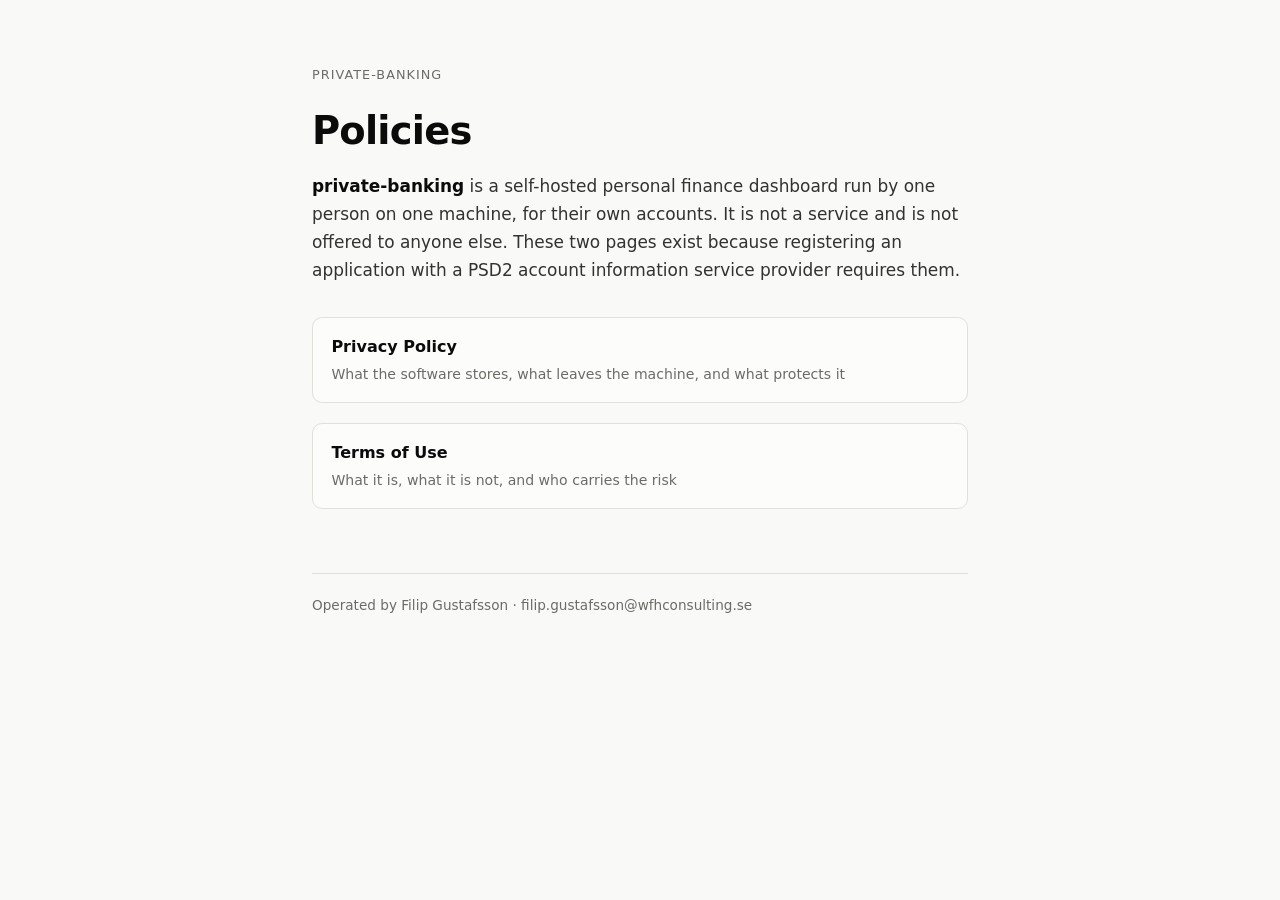
<file: index.html>
<!doctype html>
<html lang="en">
<head>
<meta charset="utf-8">
<meta name="viewport" content="width=device-width,initial-scale=1">
<title>private-banking — policies</title>
<link rel="stylesheet" href="./style.css">
</head>
<body>
<main>
<p class="eyebrow">private-banking</p>
<h1>Policies</h1>
<p class="lede">
  <strong>private-banking</strong> is a self-hosted personal finance dashboard run by one
  person on one machine, for their own accounts. It is not a service and is not offered to
  anyone else. These two pages exist because registering an application with a PSD2 account
  information service provider requires them.
</p>
<ul class="card-list">
  <li><a href="./privacy.html">Privacy Policy<span>What the software stores, what leaves the machine, and what protects it</span></a></li>
  <li><a href="./terms.html">Terms of Use<span>What it is, what it is not, and who carries the risk</span></a></li>
</ul>
<p class="meta">Operated by Filip Gustafsson · filip.gustafsson@wfhconsulting.se</p>
</main>
</body>
</html>
</file>
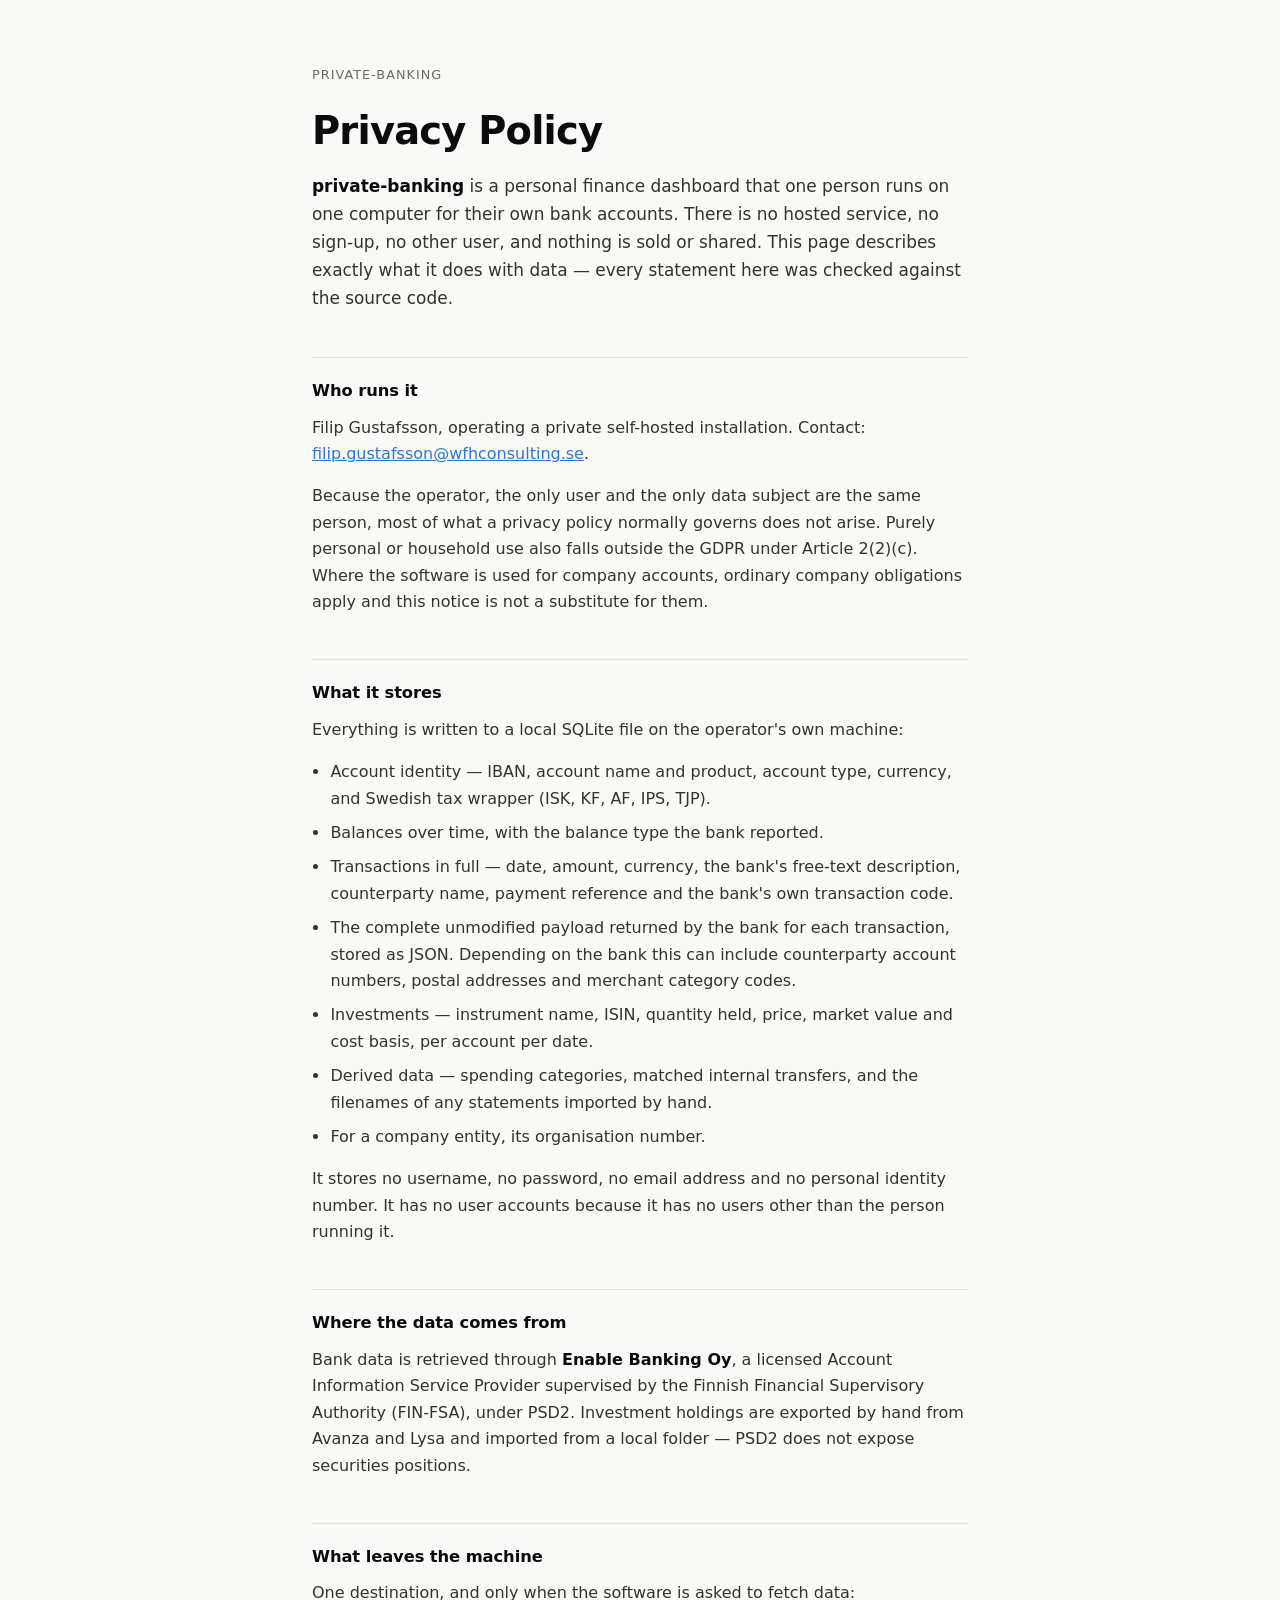
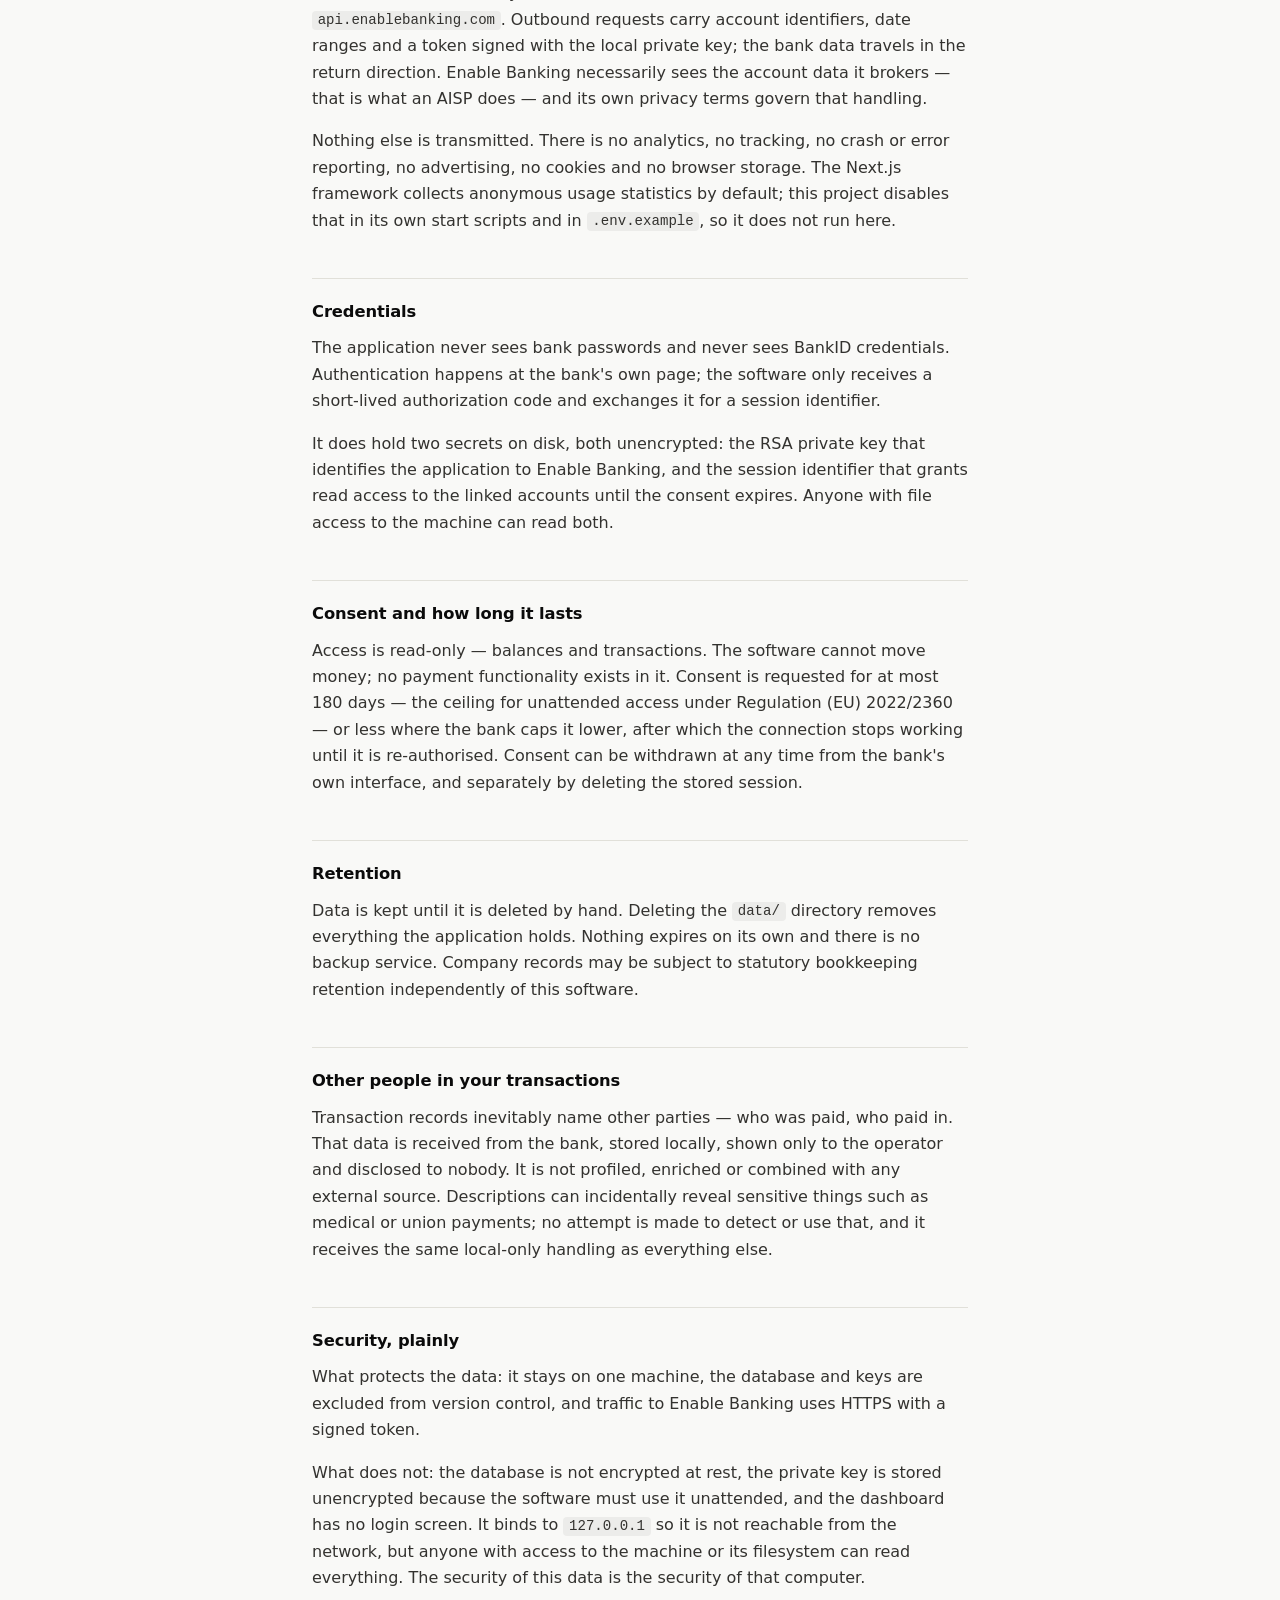
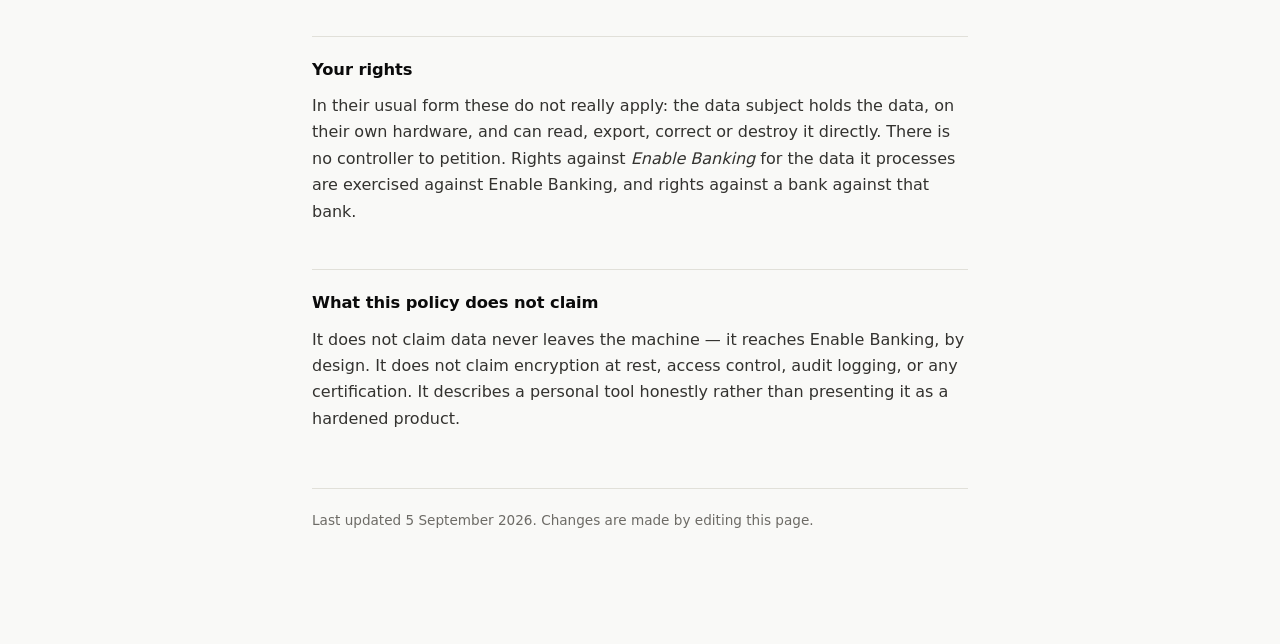
<file: privacy.html>
<!doctype html>
<html lang="en">
<head>
<meta charset="utf-8">
<meta name="viewport" content="width=device-width,initial-scale=1">
<title>Privacy Policy — private-banking</title>
<link rel="stylesheet" href="./style.css">
</head>
<body>
<main>
<p class="eyebrow"><a href="./">private-banking</a></p>
<h1>Privacy Policy</h1>
<p class="lede">
  <strong>private-banking</strong> is a personal finance dashboard that one person runs on
  one computer for their own bank accounts. There is no hosted service, no sign-up, no other
  user, and nothing is sold or shared. This page describes exactly what it does with data —
  every statement here was checked against the source code.
</p>

<h2>Who runs it</h2>
<p>
  Filip Gustafsson, operating a private self-hosted installation.
  Contact: <a href="mailto:filip.gustafsson@wfhconsulting.se">filip.gustafsson@wfhconsulting.se</a>.
</p>
<p>
  Because the operator, the only user and the only data subject are the same person, most of
  what a privacy policy normally governs does not arise. Purely personal or household use also
  falls outside the GDPR under Article 2(2)(c). Where the software is used for company
  accounts, ordinary company obligations apply and this notice is not a substitute for them.
</p>

<h2>What it stores</h2>
<p>Everything is written to a local SQLite file on the operator's own machine:</p>
<ul>
  <li>Account identity — IBAN, account name and product, account type, currency, and Swedish tax wrapper (ISK, KF, AF, IPS, TJP).</li>
  <li>Balances over time, with the balance type the bank reported.</li>
  <li>Transactions in full — date, amount, currency, the bank's free-text description, counterparty name, payment reference and the bank's own transaction code.</li>
  <li>The complete unmodified payload returned by the bank for each transaction, stored as JSON. Depending on the bank this can include counterparty account numbers, postal addresses and merchant category codes.</li>
  <li>Investments — instrument name, ISIN, quantity held, price, market value and cost basis, per account per date.</li>
  <li>Derived data — spending categories, matched internal transfers, and the filenames of any statements imported by hand.</li>
  <li>For a company entity, its organisation number.</li>
</ul>
<p>
  It stores no username, no password, no email address and no personal identity number. It has
  no user accounts because it has no users other than the person running it.
</p>

<h2>Where the data comes from</h2>
<p>
  Bank data is retrieved through <strong>Enable Banking Oy</strong>, a licensed Account
  Information Service Provider supervised by the Finnish Financial Supervisory Authority
  (FIN-FSA), under PSD2. Investment holdings are exported by hand from Avanza and Lysa and
  imported from a local folder — PSD2 does not expose securities positions.
</p>

<h2>What leaves the machine</h2>
<p>
  One destination, and only when the software is asked to fetch data:
  <code>api.enablebanking.com</code>. Outbound requests carry account identifiers, date ranges
  and a token signed with the local private key; the bank data travels in the return
  direction. Enable Banking necessarily sees the account data it brokers — that is what an
  AISP does — and its own privacy terms govern that handling.
</p>
<p>
  Nothing else is transmitted. There is no analytics, no tracking, no crash or error
  reporting, no advertising, no cookies and no browser storage. The Next.js framework
  collects anonymous usage statistics by default; this project disables that in its own start
  scripts and in <code>.env.example</code>, so it does not run here.
</p>

<h2>Credentials</h2>
<p>
  The application never sees bank passwords and never sees BankID credentials. Authentication
  happens at the bank's own page; the software only receives a short-lived authorization code
  and exchanges it for a session identifier.
</p>
<p>
  It does hold two secrets on disk, both unencrypted: the RSA private key that identifies the
  application to Enable Banking, and the session identifier that grants read access to the
  linked accounts until the consent expires. Anyone with file access to the machine can read
  both.
</p>

<h2>Consent and how long it lasts</h2>
<p>
  Access is read-only — balances and transactions. The software cannot move money; no payment
  functionality exists in it. Consent is requested for at most 180 days — the ceiling for unattended access under
  Regulation (EU) 2022/2360 — or less where the bank caps it lower, after which the connection stops working until it is re-authorised. Consent
  can be withdrawn at any time from the bank's own interface, and separately by deleting the
  stored session.
</p>

<h2>Retention</h2>
<p>
  Data is kept until it is deleted by hand. Deleting the <code>data/</code> directory removes
  everything the application holds. Nothing expires on its own and there is no backup service.
  Company records may be subject to statutory bookkeeping retention independently of this
  software.
</p>

<h2>Other people in your transactions</h2>
<p>
  Transaction records inevitably name other parties — who was paid, who paid in. That data is
  received from the bank, stored locally, shown only to the operator and disclosed to nobody.
  It is not profiled, enriched or combined with any external source. Descriptions can
  incidentally reveal sensitive things such as medical or union payments; no attempt is made
  to detect or use that, and it receives the same local-only handling as everything else.
</p>

<h2>Security, plainly</h2>
<p>What protects the data: it stays on one machine, the database and keys are excluded from version control, and traffic to Enable Banking uses HTTPS with a signed token.</p>
<p>
  What does not: the database is not encrypted at rest, the private key is stored unencrypted
  because the software must use it unattended, and the dashboard has no login screen. It binds
  to <code>127.0.0.1</code> so it is not reachable from the network, but anyone with access to
  the machine or its filesystem can read everything. The security of this data is the
  security of that computer.
</p>

<h2>Your rights</h2>
<p>
  In their usual form these do not really apply: the data subject holds the data, on their own
  hardware, and can read, export, correct or destroy it directly. There is no controller to
  petition. Rights against <em>Enable Banking</em> for the data it processes are exercised
  against Enable Banking, and rights against a bank against that bank.
</p>

<h2>What this policy does not claim</h2>
<p>
  It does not claim data never leaves the machine — it reaches Enable Banking, by design. It
  does not claim encryption at rest, access control, audit logging, or any certification. It
  describes a personal tool honestly rather than presenting it as a hardened product.
</p>

<p class="meta">Last updated 5 September 2026. Changes are made by editing this page.</p>
</main>
</body>
</html>
</file>
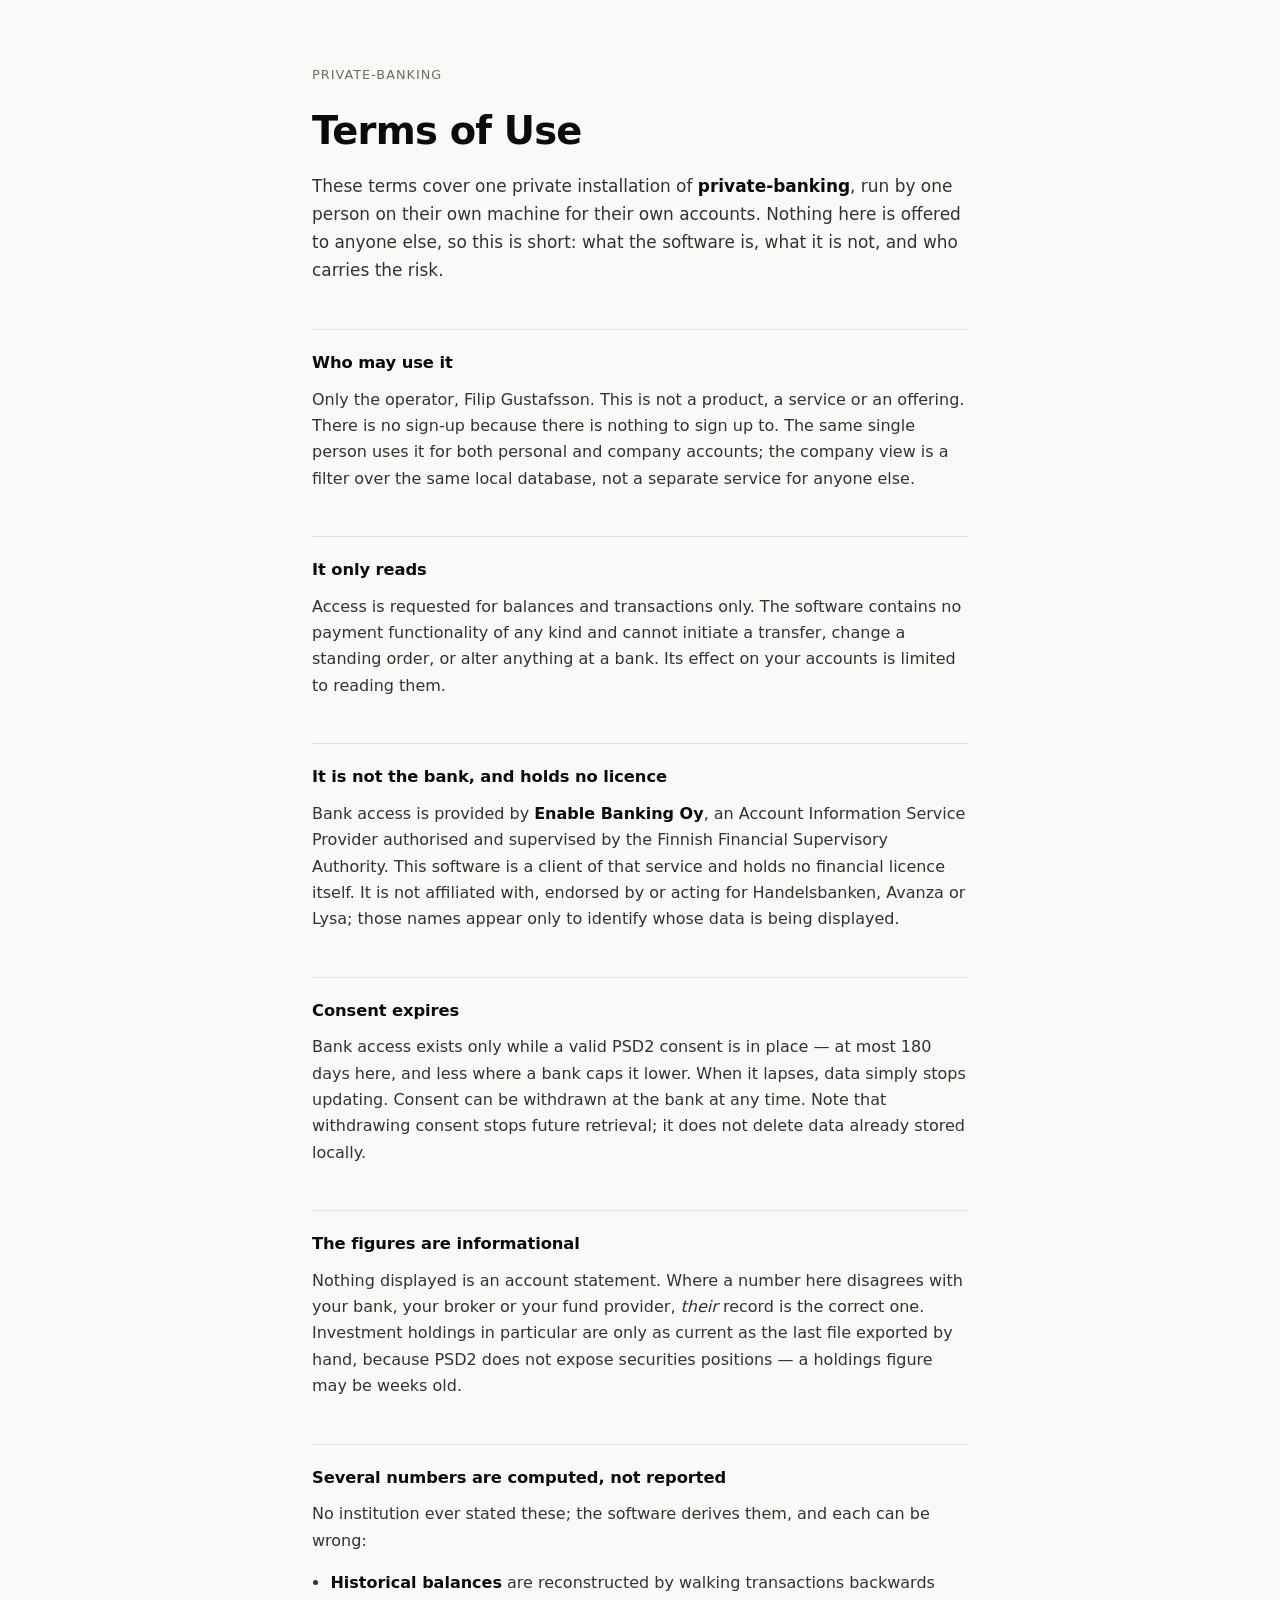
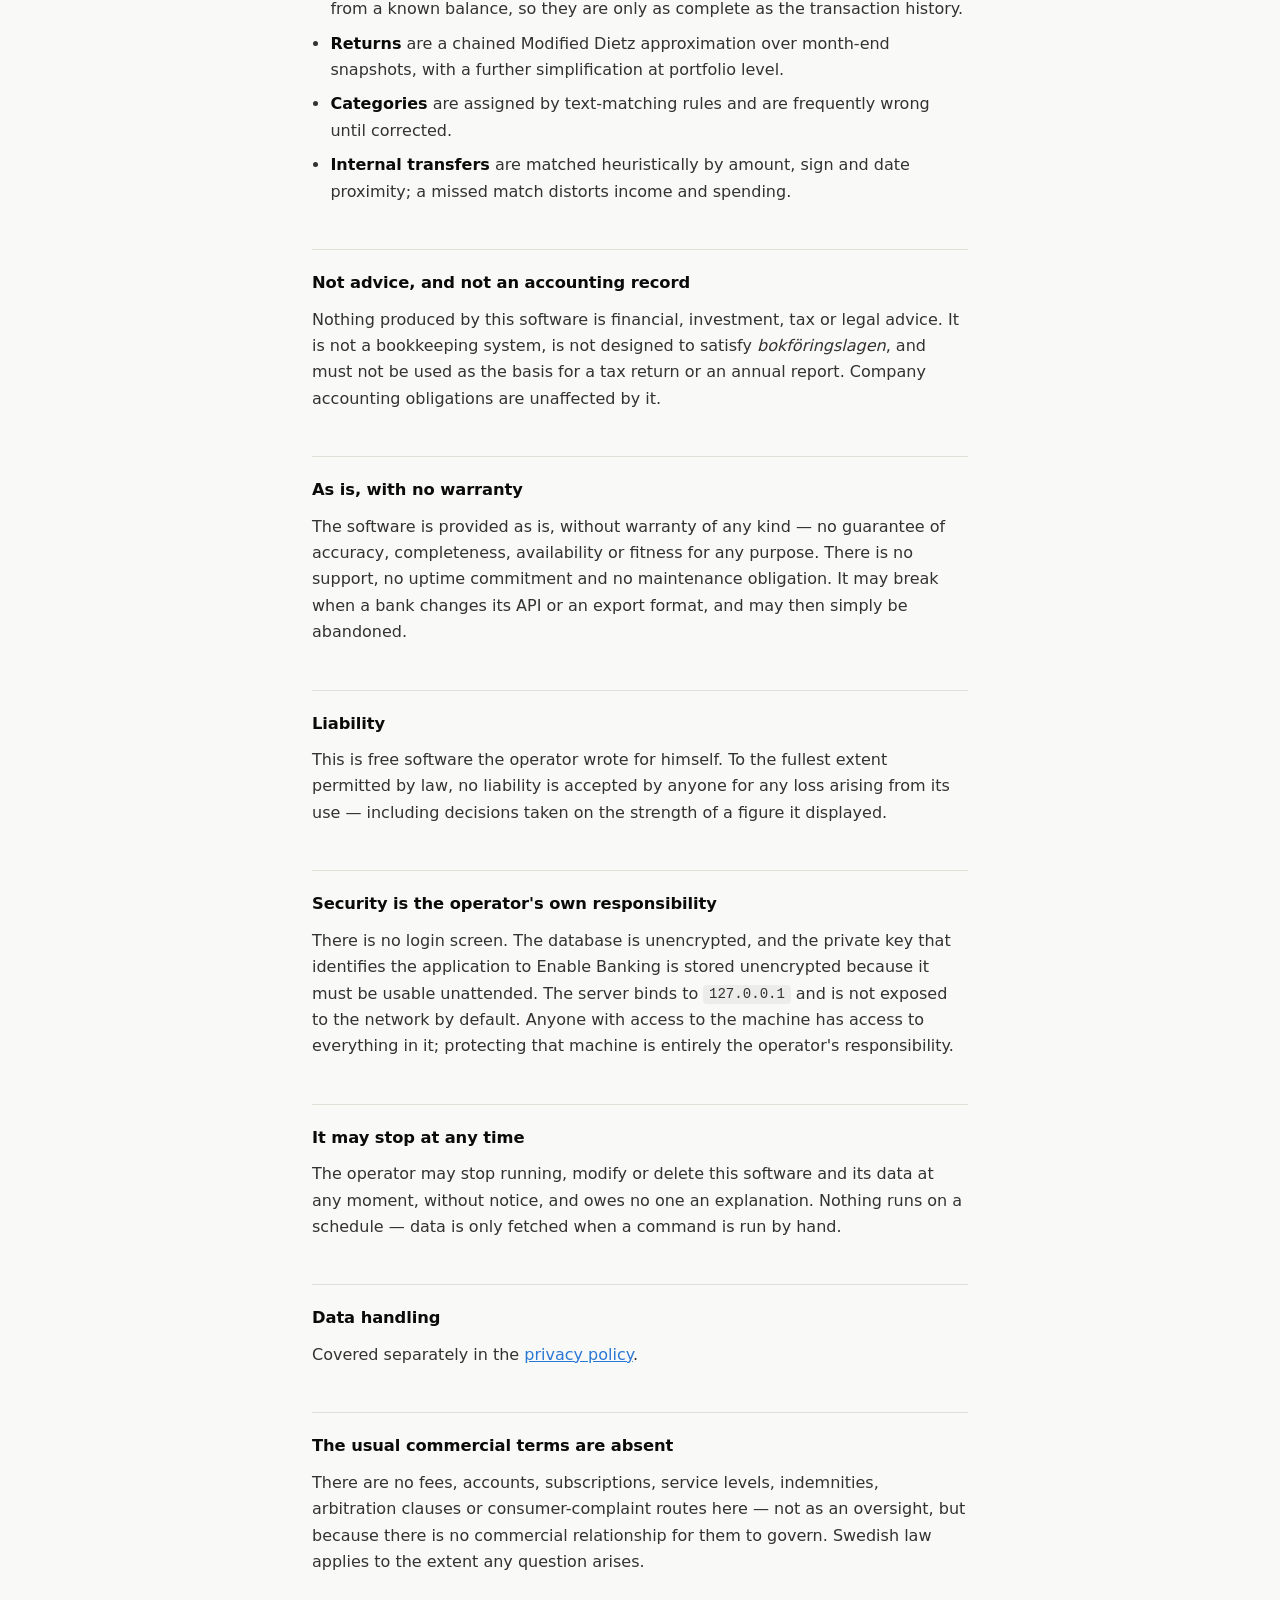
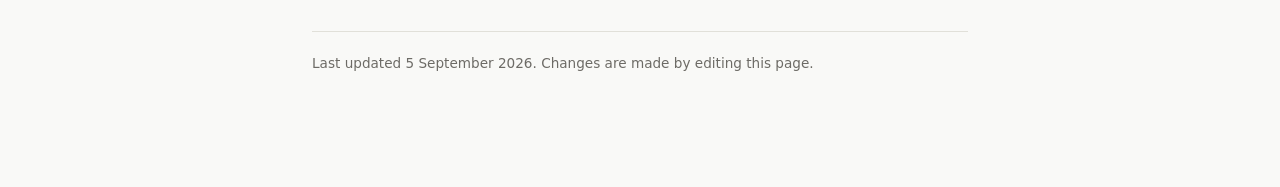
<file: terms.html>
<!doctype html>
<html lang="en">
<head>
<meta charset="utf-8">
<meta name="viewport" content="width=device-width,initial-scale=1">
<title>Terms of Use — private-banking</title>
<link rel="stylesheet" href="./style.css">
</head>
<body>
<main>
<p class="eyebrow"><a href="./">private-banking</a></p>
<h1>Terms of Use</h1>
<p class="lede">
  These terms cover one private installation of <strong>private-banking</strong>, run by one
  person on their own machine for their own accounts. Nothing here is offered to anyone else,
  so this is short: what the software is, what it is not, and who carries the risk.
</p>

<h2>Who may use it</h2>
<p>
  Only the operator, Filip Gustafsson. This is not a product, a service or an offering. There
  is no sign-up because there is nothing to sign up to. The same single person uses it for
  both personal and company accounts; the company view is a filter over the same local
  database, not a separate service for anyone else.
</p>

<h2>It only reads</h2>
<p>
  Access is requested for balances and transactions only. The software contains no payment
  functionality of any kind and cannot initiate a transfer, change a standing order, or alter
  anything at a bank. Its effect on your accounts is limited to reading them.
</p>

<h2>It is not the bank, and holds no licence</h2>
<p>
  Bank access is provided by <strong>Enable Banking Oy</strong>, an Account Information
  Service Provider authorised and supervised by the Finnish Financial Supervisory Authority.
  This software is a client of that service and holds no financial licence itself. It is not
  affiliated with, endorsed by or acting for Handelsbanken, Avanza or Lysa; those names appear
  only to identify whose data is being displayed.
</p>

<h2>Consent expires</h2>
<p>
  Bank access exists only while a valid PSD2 consent is in place — at most 180 days here, and
  less where a bank caps it lower. When it lapses, data simply stops updating. Consent can be
  withdrawn at the bank at any time. Note that withdrawing consent stops future retrieval; it
  does not delete data already stored locally.
</p>

<h2>The figures are informational</h2>
<p>
  Nothing displayed is an account statement. Where a number here disagrees with your bank,
  your broker or your fund provider, <em>their</em> record is the correct one. Investment
  holdings in particular are only as current as the last file exported by hand, because PSD2
  does not expose securities positions — a holdings figure may be weeks old.
</p>

<h2>Several numbers are computed, not reported</h2>
<p>
  No institution ever stated these; the software derives them, and each can be wrong:
</p>
<ul>
  <li><strong>Historical balances</strong> are reconstructed by walking transactions backwards from a known balance, so they are only as complete as the transaction history.</li>
  <li><strong>Returns</strong> are a chained Modified Dietz approximation over month-end snapshots, with a further simplification at portfolio level.</li>
  <li><strong>Categories</strong> are assigned by text-matching rules and are frequently wrong until corrected.</li>
  <li><strong>Internal transfers</strong> are matched heuristically by amount, sign and date proximity; a missed match distorts income and spending.</li>
</ul>

<h2>Not advice, and not an accounting record</h2>
<p>
  Nothing produced by this software is financial, investment, tax or legal advice. It is not a
  bookkeeping system, is not designed to satisfy <em>bokföringslagen</em>, and must not be
  used as the basis for a tax return or an annual report. Company accounting obligations are
  unaffected by it.
</p>

<h2>As is, with no warranty</h2>
<p>
  The software is provided as is, without warranty of any kind — no guarantee of accuracy,
  completeness, availability or fitness for any purpose. There is no support, no uptime
  commitment and no maintenance obligation. It may break when a bank changes its API or an
  export format, and may then simply be abandoned.
</p>

<h2>Liability</h2>
<p>
  This is free software the operator wrote for himself. To the fullest extent permitted by
  law, no liability is accepted by anyone for any loss arising from its use — including
  decisions taken on the strength of a figure it displayed.
</p>

<h2>Security is the operator's own responsibility</h2>
<p>
  There is no login screen. The database is unencrypted, and the private key that identifies
  the application to Enable Banking is stored unencrypted because it must be usable
  unattended. The server binds to <code>127.0.0.1</code> and is not exposed to the network by
  default. Anyone with access to the machine has access to everything in it; protecting that
  machine is entirely the operator's responsibility.
</p>

<h2>It may stop at any time</h2>
<p>
  The operator may stop running, modify or delete this software and its data at any moment,
  without notice, and owes no one an explanation. Nothing runs on a schedule — data is only
  fetched when a command is run by hand.
</p>

<h2>Data handling</h2>
<p>
  Covered separately in the <a href="./privacy.html">privacy policy</a>.
</p>

<h2>The usual commercial terms are absent</h2>
<p>
  There are no fees, accounts, subscriptions, service levels, indemnities, arbitration clauses
  or consumer-complaint routes here — not as an oversight, but because there is no commercial
  relationship for them to govern. Swedish law applies to the extent any question arises.
</p>

<p class="meta">Last updated 5 September 2026. Changes are made by editing this page.</p>
</main>
</body>
</html>
</file>
<file: style.css>
:root {
  color-scheme: light;
  --surface: #fcfcfb;
  --plane: #f9f9f7;
  --ink: #0b0b0b;
  --ink-2: #33322f;
  --muted: #6d6b66;
  --rule: #e1e0d9;
  --accent: #2a78d6;
  --wash: rgba(11, 11, 11, 0.05);
}

@media (prefers-color-scheme: dark) {
  :root:not([data-theme="light"]) {
    color-scheme: dark;
    --surface: #1a1a19;
    --plane: #0d0d0d;
    --ink: #ffffff;
    --ink-2: #d6d5cc;
    --muted: #9a988f;
    --rule: #2c2c2a;
    --accent: #6da7ec;
    --wash: rgba(255, 255, 255, 0.07);
  }
}

* { box-sizing: border-box; }

body {
  margin: 0;
  padding: 0;
  background: var(--plane);
  color: var(--ink-2);
  font: 16px/1.65 system-ui, -apple-system, "Segoe UI", sans-serif;
  -webkit-font-smoothing: antialiased;
}

main {
  max-width: 44rem;
  margin: 0 auto;
  padding: 4rem 1.5rem 6rem;
}

.eyebrow {
  font-size: 0.8rem;
  letter-spacing: 0.08em;
  text-transform: uppercase;
  color: var(--muted);
  margin: 0 0 1.5rem;
}

.eyebrow a { color: var(--muted); text-decoration: none; }
.eyebrow a:hover { color: var(--accent); }

h1 {
  font-size: clamp(1.9rem, 5vw, 2.4rem);
  line-height: 1.15;
  letter-spacing: -0.02em;
  color: var(--ink);
  margin: 0 0 1.25rem;
}

h2 {
  font-size: 1.02rem;
  letter-spacing: -0.005em;
  color: var(--ink);
  margin: 2.75rem 0 0.6rem;
  padding-top: 1.25rem;
  border-top: 1px solid var(--rule);
}

.lede {
  font-size: 1.06rem;
  color: var(--ink-2);
  margin: 0 0 1rem;
}

p { margin: 0 0 1rem; }

ul {
  margin: 0 0 1rem;
  padding-left: 1.15rem;
}

li { margin-bottom: 0.5rem; }

a { color: var(--accent); }

strong { color: var(--ink); font-weight: 600; }

code {
  background: var(--wash);
  padding: 0.1em 0.4em;
  border-radius: 4px;
  font-size: 0.88em;
  font-family: ui-monospace, SFMono-Regular, Menlo, Consolas, monospace;
}

.meta {
  margin-top: 3.5rem;
  padding-top: 1.25rem;
  border-top: 1px solid var(--rule);
  font-size: 0.85rem;
  color: var(--muted);
}

.card-list {
  display: grid;
  gap: 0.75rem;
  margin: 2rem 0 0;
  padding: 0;
  list-style: none;
}

.card-list a {
  display: block;
  background: var(--surface);
  border: 1px solid var(--rule);
  border-radius: 10px;
  padding: 1rem 1.15rem;
  text-decoration: none;
  color: var(--ink);
  font-weight: 550;
}

.card-list a:hover { border-color: var(--accent); }

.card-list span {
  display: block;
  font-weight: 400;
  font-size: 0.88rem;
  color: var(--muted);
  margin-top: 0.15rem;
}
</file>
